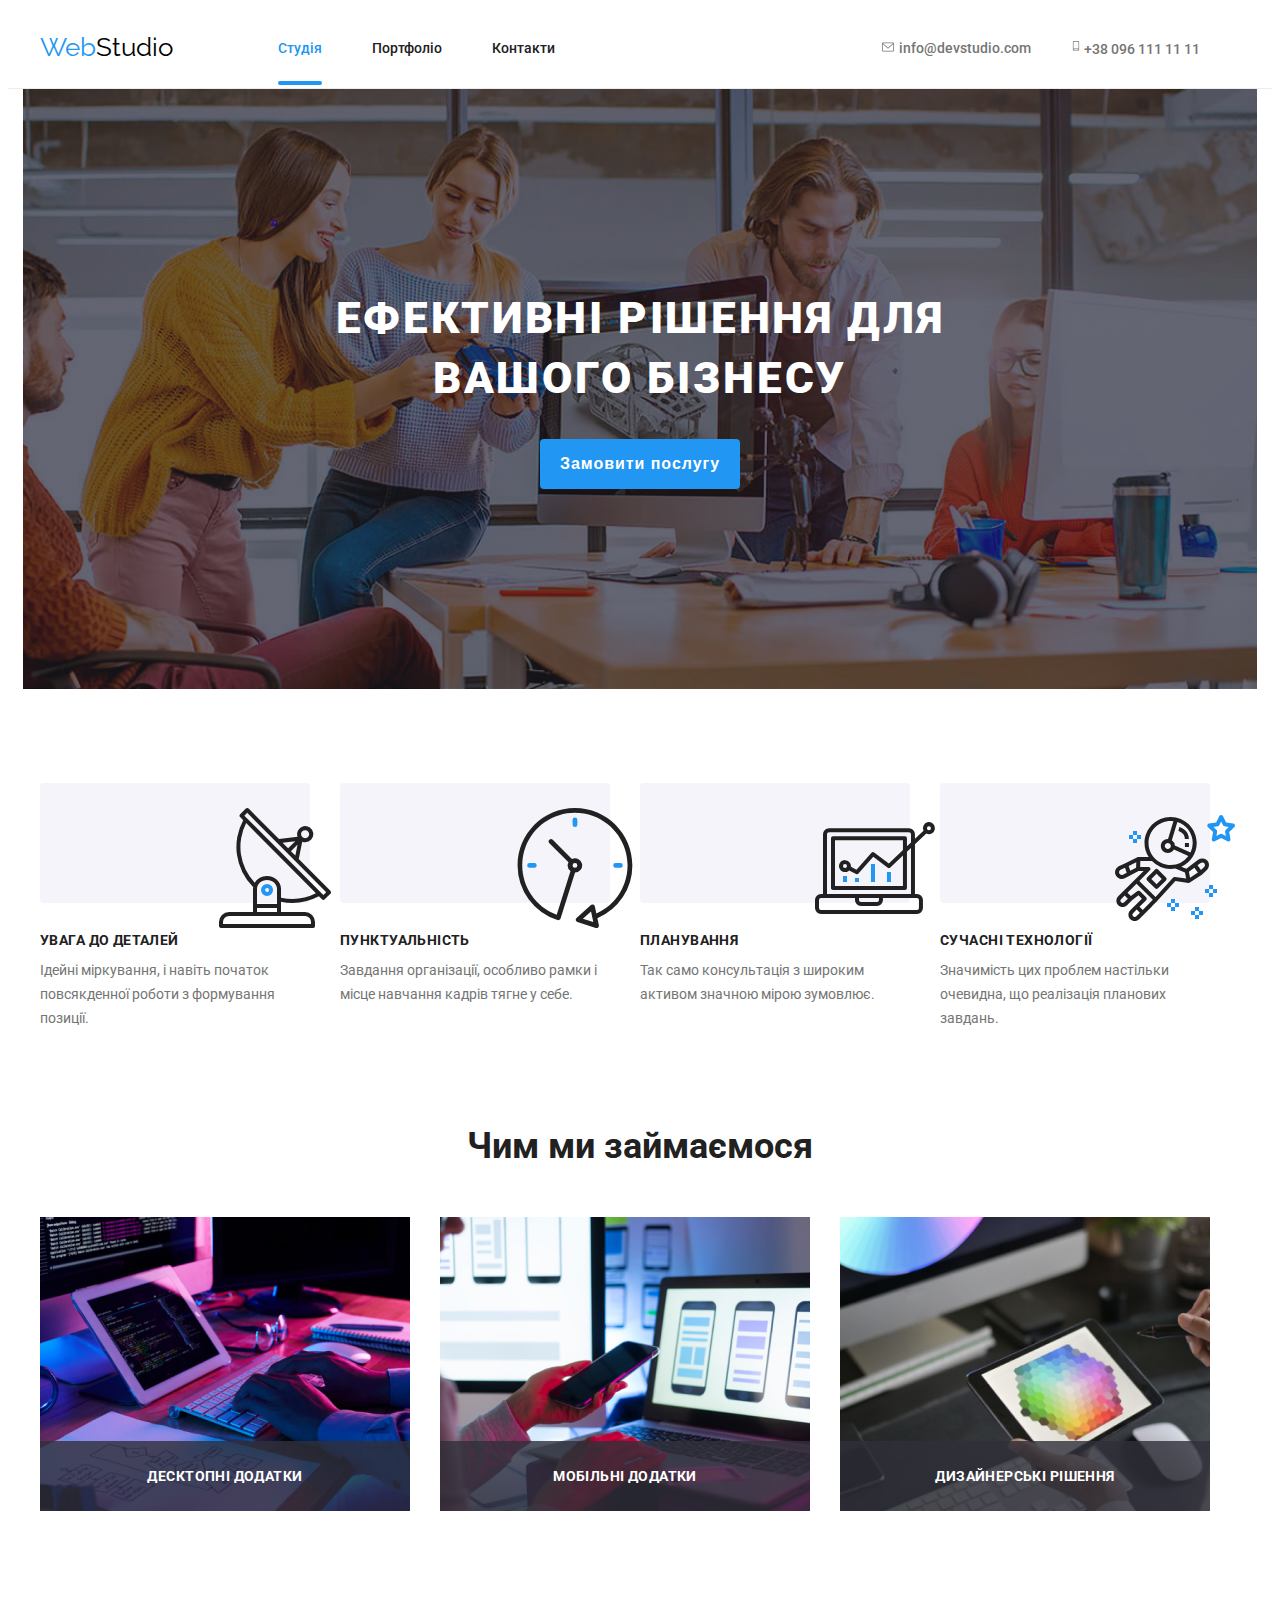
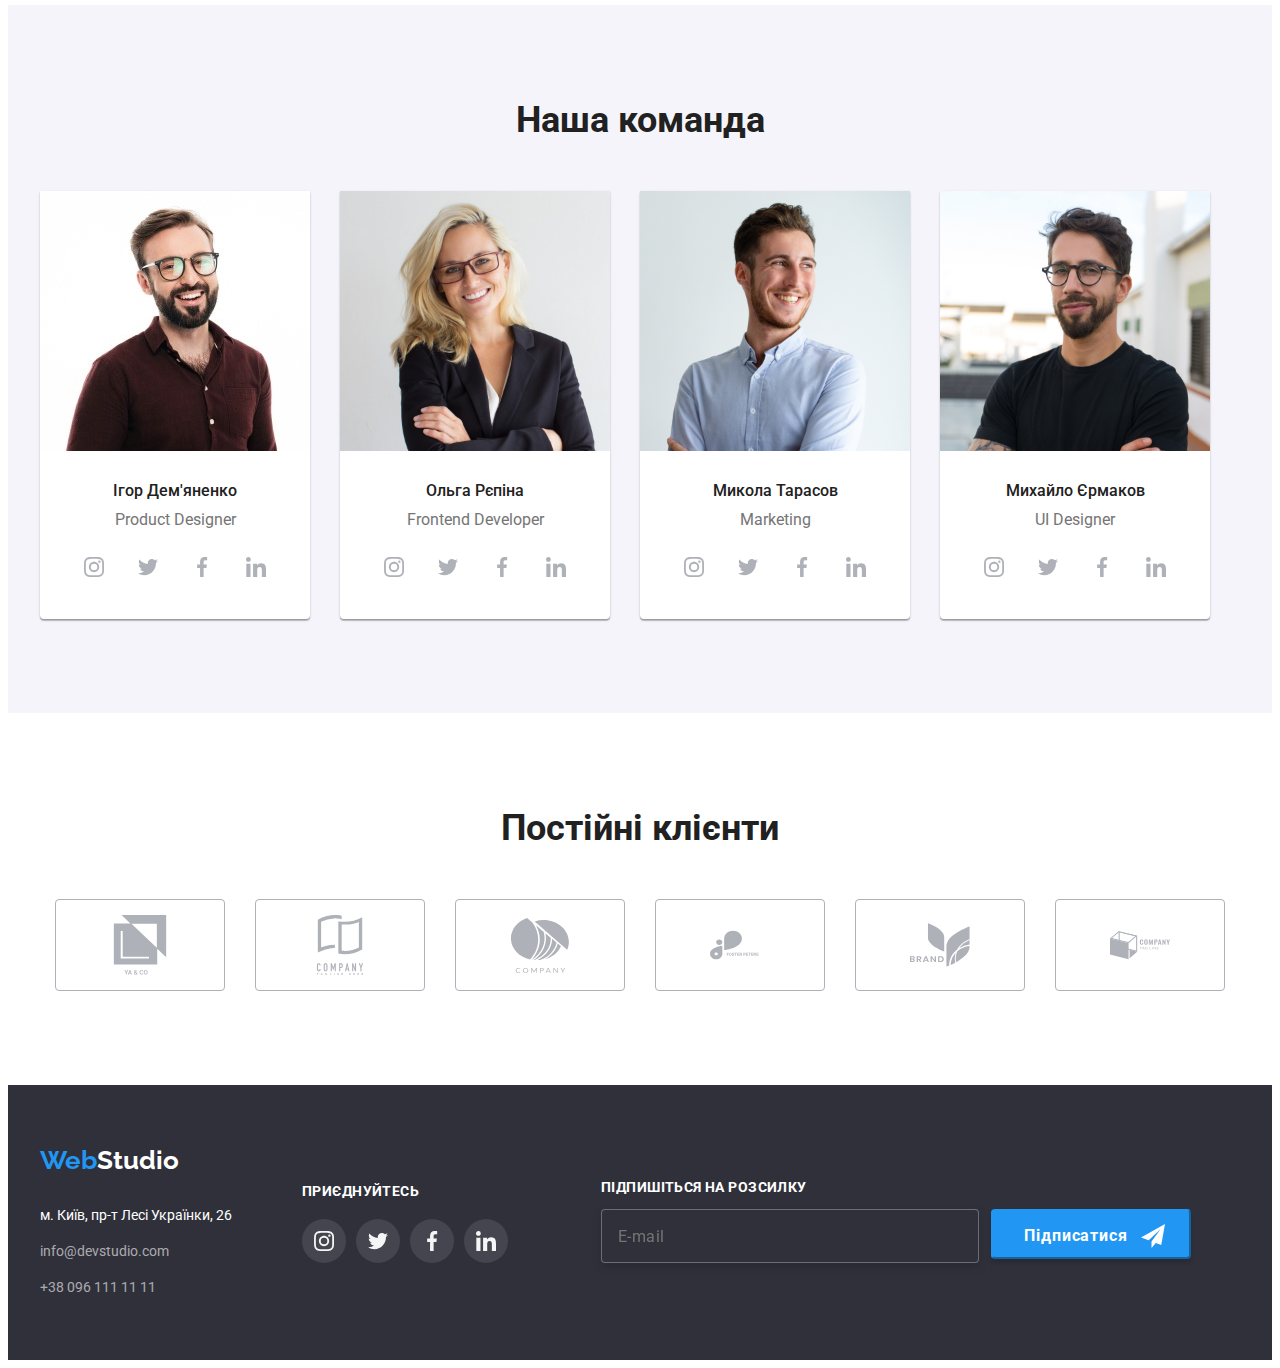
<file: index.html>
<!DOCTYPE html>
<html lang="uk">
    <head>
        <meta charset="utf-8">
        <meta name="viewport" content="width=device-width, intial-scale=1.0">
        <title>Document</title>
        <link href="https://fonts.googleapis.com/css2?family=Raleway:wght@700&family=Roboto:wght@400;500;700;900&display=swap"
        rel="stylesheet">
        <link rel="stylesheet" href="https://cdnjs.cloudflare.com/ajax/libs/modern-normalize/1.1.0/modern-normalize.min.css"
            integrity="sha512-wpPYUAdjBVSE4KJnH1VR1HeZfpl1ub8YT/NKx4PuQ5NmX2tKuGu6U/JRp5y+Y8XG2tV+wKQpNHVUX03MfMFn9Q=="
            crossorigin="anonymous" referrerpolicy="no-referrer" />
        <link rel="stylesheet" href="./css/styles.css">
    </head>
    <body>
        <header class=" header">
         <div class="container header-menu">
              <nav class="menu-nav">
                  <a href="/" class="logo">
                    <span>Web</span>Studio
                  </a>
        
                  <ul class="menu-list">
                      <li class="list-nav"><a href="./index.html" class="list current"> Студія</a></li>
                      <li class="list-nav"><a href="./portfolio.html" class="list"> Портфоліо</a></li>
                      <li class="list-nav"><a href="#" class="list"> Контакти</a></li>
                  </ul>
        
              </nav>
              <ul class="menu-kontakt">
                    <li class="kontakt">
                        
                      <a href="#" class="item">
                         <svg class="kontakt-icons" width="16" height="12">
                             <use href="./images/icons.svg#icon-envelope"></use>
                         </svg>
                         info@devstudio.com
                     </a>                                
                       
                    </li>
                    <li clas="kontakt">                        
                       <a href="#" class="item">
                          <svg class="kontakt-icons" width="10" height="16">
                             <use href="./images/icons.svg#icon-smartphone"></use>
                          </svg>
                         +38 096 111 11 11
                      </a>
                        
                    </li>  
                </ul>
         </div>
        </header>
       
        <main>

            <div class="promo-container">
                <section class="promo-title section">
                    <div class="container">
                        <h1 class="title">Ефективні рішення для <br> вашого бізнесу</h1>
                        <button class="button-title" type="button" data-modal-open>Замовити послугу</button>
                    </div>
                    
                </section>
            </div>

            <section class="section">
                <div class="container">
                    <h2 hidden>Особливості</h2>
                   <ul class="menu-subject">
                         <li class="lead">
                             <div> 
                                  <div class="lead-box">
                                     <svg class="lead-incons" width="70" height="70">
                                         <use href="./images/icons.svg#icon-antenna"></use>
                                     </svg>
                                  </div>
                                  
                                  <h3 class="subject">УВАГА ДО ДЕТАЛЕЙ</h3>
                                  <p class="content">Ідейні міркування, і навіть початок повсякденної роботи з формування позиції.</p>
                             </div>
                          </li>
                         <li class="lead">
                             <div>
                                  <div class="lead-box">
                                     <svg  class="lead-incons"width="70" height="70">
                                         <use href="./images/icons.svg#icon-clock"></use>
                                     </svg>
                                  </div>
                                  <h3 class="subject">ПУНКТУАЛЬНІСТЬ</h3>
                                  <p class="content">Завдання організації, особливо рамки і місце навчання кадрів тягне у себе.</p>
                             </div>
                         </li>
                          <li class="lead">
                              <div>                     
                                 <div class="lead-box">
                                      <svg  class="lead-incons" width="70" height="70">
                                          <use href="./images/icons.svg#icon-diagram"></use>
                                      </svg>
                                 </div>                                                              
                                  <h3 class="subject">ПЛАНУВАННЯ</h3>                                                             
                                  <p class="content">Так само консультація з широким активом значною мірою зумовлює.</p>
                              </div>
                         </li>
                         <li class="lead">
                              <div>
                                   <div class="lead-box">
                                     <svg class="lead-incons" width="70" height="70">
                                        <use href="./images/icons.svg#icon-astronaut"></use>
                                      </svg>
                                   </div>
                                  <h3 class="subject">СУЧАСНІ ТЕХНОЛОГІЇ</h3>
                                  <p class="content">Значимість цих проблем настільки очевидна, що реалізація планових завдань.</p>
                              </div>
                         </li>
    
                   </ul>                   
             </div>
          </section>
          <section class="aside section">
            <div class="container">
             <h2 class="heading">Чим ми займаємося</h2>
              <ul class="gallery">
                   <li class="menu-gallery"> 
                      <div class="img-label">
                          <img src="./images/img1.jpg" alt="фото набору коду" width="370">
                          <div class="menu-label">Десктопні додатки</div>
                      </div>
                      
                  </li>

                  <li class="menu-gallery"> 
                      <div class="img-label">
                          <img src="./images/img2.jpg" alt="фото дзвінка" width="370">
                          <div class="menu-label"> Мобільні додатки </div>
                      </div>
                  </li>

                  <li class="menu-gallery"> 
                     <div class="img-label">
                          <img src="./images/img3.jpg" alt="фото вибору кольору" width="370">
                          <div class="menu-label"> Дизайнерські рішення </div>
                     </div>
                      
                  </li>            
              </ul>
            </div>
         </section>
         <section class="holder section">
             <div class="container">
              <h2 class="heading">Наша команда</h2>
                 <ul class="menu-box">
                      <li class="box">
                          <img src="./images/photodem.jpg" alt="фото демяненка" width="270">
                          <div class="box-img">
                              <h3 class="name">Ігор Дем'яненко</h3>
                              <p class="text-box">Product Designer</p>
                          </div>
                          <div>
                                <ul class="ul-incos">
                                    <li class="li-incos">
                                        <a class="incons-link" href="#">
                                            <svg class="icons" width="20" height="20">
                                                <use href="./images/icons.svg#icon-instagram"></use>
                                            </svg>
                                        </a>
                                        
                                    </li>
                                    <li class="li-incos">
                                        <a class="incons-link" href="#">
                                            <svg class="icons" width="20" height="20">
                                                <use href="./images/icons.svg#icon-twitter"></use>
                                            </svg>
                                        </a>
                                        
                                    </li>
                                    <li class="li-incos">
                                        <a class="incons-link" href="#">
                                            <svg class="icons" width="20" height="20">
                                                <use href="./images/icons.svg#icon-facebook"></use>
                                            </svg>
                                        </a>
                                        
                                    </li>
                                    <li class="li-incos">
                                        <a class="incons-link" href="#">
                                            <svg class="icons" width="20" height="20">
                                                <use href="./images/icons.svg#icon-linkedin"></use>
                                            </svg>
                                        </a>
                                        
                                    </li>
                                </ul>
                          </div>
                      </li>                       
            
                      <li class="box"> 
                          <img src="./images/photorep.jpg" alt="фото репіної" width="270">
                          <div class="box-img">
                              <h3 class="name">Ольга Рєпіна</h3>
                              <p class="text-box">Frontend Developer</p>
                          </div>
                         <div>
                            <ul class="ul-incos">
                                <li class="li-incos" width="44" height="44">
                                    <a class="incons-link" href="#">
                                        <svg class="icons" width="20" height="20">
                                            <use href="./images/icons.svg#icon-instagram"></use>
                                        </svg>
                                    </a>
                                   
                                </li>
                                <li class="li-incos" width="44" height="44">
                                    <a class="incons-link" href="#">
                                        <svg class="icons" width="20" height="20">
                                            <use href="./images/icons.svg#icon-twitter"></use>
                                        </svg>
                                    </a>
                                    
                                </li>
                                <li class="li-incos" width="44" height="44">
                                    <a class="incons-link" href="#">
                                        <svg class="icons" width="20" height="20">
                                            <use href="./images/icons.svg#icon-facebook"></use>
                                        </svg>
                                    </a>
                                    
                                </li>
                                <li class="li-incos" width="44" height="44">
                                    <a class="incons-link" href="#">
                                        <svg class="icons" width="20" height="20">
                                           <use href="./images/icons.svg#icon-linkedin"></use>
                                        </svg>
                                   </a>
                                    
                                </li>
                            </ul>
                         </div>
                     </li>

                       <li class="box"> 
                          <img src="./images/phototer.jpg" alt="фото тарасова" width="270">
                          <div class="box-img">
                              <h3 class="name">Микола Тарасов</h3>
                              <p class="text-box">Marketing</p>
                          </div>
                         <div>
                              <ul class="ul-incos">
                                 <li class="li-incos" width="44" height="44">
                                    <a class="incons-link" href="#">
                                        <svg class="icons" width="20" height="20">
                                            <use href="./images/icons.svg#icon-instagram"></use>
                                        </svg>
                                    </a>
                                    
                                 </li>
                                 <li class="li-incos" width="44" height="44">
                                    <a class="incons-link" href="#">
                                        <svg class="icons" width="20" height="20">
                                            <use href="./images/icons.svg#icon-twitter"></use>
                                        </svg>
                                    </a>
                                    
                                 </li>
                                 <li class="li-incos" width="44" height="44">
                                    <a class="incons-link" href="#">
                                        <svg class="icons" width="20" height="20">
                                            <use href="./images/icons.svg#icon-facebook"></use>
                                        </svg>
                                    </a>
                                  
                                 </li>
                                 <li class="li-incos" width="44" height="44">
                                    <a class="incons-link" href="#">
                                        <svg class="icons" width="20" height="20">
                                            <use href="./images/icons.svg#icon-linkedin"></use>
                                        </svg>
                                    </a>
                                    
                                 </li>
                              </ul>
                         </div>    
                       </li>

                       <li class="box"> 
                          <img src="./images/photoerm.jpg" alt="фото єрмакова" width="270">
                          <div class="box-img">
                              <h3 class="name">Михайло Єрмаков</h3>
                              <p class="text-box">UI Designer</p>
                          </div>
                         <div>
                             <ul class="ul-incos">
                                 <li class="li-incos" width="44" height="44">
                                    <a class="incons-link" href="#">
                                        <svg class="icons" width="20" height="20">
                                            <use href="./images/icons.svg#icon-instagram"></use>
                                        </svg>
                                    </a>
                                    
                                 </li>
                                 <li class="li-incos" width="44" height="44">
                                     <a class="incons-link" href="#">
                                          <svg class="icons" width="20" height="20">
                                              <use href="./images/icons.svg#icon-twitter"></use>
                                          </svg>
                                      </a>
                                    
                                 </li>
                                 <li class="li-incos" width="44" height="44">
                                     <a class="incons-link" href="#">
                                         <svg class="icons" width="20" height="20">
                                             <use href="./images/icons.svg#icon-facebook"></use>
                                         </svg>
                                     </a>
                                    
                                 </li>
                                  <li class="li-incos" width="44" height="44">
                                      <a class="incons-link" href="#">
                                         <svg class="icons" width="20" height="20">
                                             <use href="./images/icons.svg#icon-linkedin"></use>
                                         </svg>
                                      </a>
                                    
                                  </li>
                             </ul> 
                         </div>
                     </li>
                  </ul>
              </div>
         </section>
         <section class="section"> 
            <div class="container">
                <h2 class="heading">Постійні клієнти</h2>
                 <ul class="client">
                     <li class="client-list" width="170" height="92">
                          <a href="#" class="client-link">
                              <svg class="name-client" width="106" height="60">
                                 <use href="./images/icons.svg#icon-client"></use>
                              </svg>
                          </a>
                     </li>
                     <li class="client-list" width="170" height="92">
                          <a href="#" class="client-link">
                              <svg class="name-client" width="106" height="60">
                                 <use href="./images/icons.svg#icon-client1"></use>
                              </svg>
                          </a>
                     </li>
                     <li class="client-list" width="170" height="92">
                         <a href="#" class="client-link">
                             <svg class="name-client" width="106" height="60">
                                 <use href="./images/icons.svg#icon-client2"></use>
                             </svg>
                         </a>
                     </li>
                     <li class="client-list" width="170" height="92">
                         <a href="#" class="client-link">
                              <svg class="name-client" width="106" height="60">
                                 <use href="./images/icons.svg#icon-client3"></use>
                              </svg>
                         </a>
                     </li>
                     <li class="client-list" width="170" height="92">
                           <a href="#" class="client-link">
                              <svg class="name-client" width="106" height="60">
                                 <use href="./images/icons.svg#icon-client4"></use>
                              </svg>
                           </a>
                     </li>
                     <li class="client-list"  width="170" height="92">
                          <a href="#" class="client-link">
                            <svg class="name-client" width="106" height="60">
                                <use href="./images/icons.svg#icon-client5"></use>
                            </svg>
                          </a>
                     </li>
                 </ul>
                    
                
            </div>
            
         </section>
                  
        </main>
        <footer>
           <div class="container footer-container">
                <div class="footer">
                    <a href="/" class="footer-logo"><span>Web</span>Studio</a>
                    <address>
                        <p class="text">м. Київ, пр-т Лесі Українки, 26</p>
                        <ul>
                            <li class="text-nav"><a href="amalino" class="search">info@devstudio.com</a></li>
                            <li class="text-nav"><a href="tel" class="search">+38 096 111 11 11</a></li>
                        </ul>
                
                    </address>
                </div>
                <div class="footer social-box">
                    <p class="social-text">приєднуйтесь</p>
                    <ul class="footer-incons">
                        <li class="footer-icons-li" width="44" height="44">
                             <a  class="footer-link" href="#">
                                <svg class="social-footer" width="20" height="20">
                                    <use href="./images/icons.svg#icon-instagram"></use>
                                </svg>
                             </a>
                             
                        </li>
                        <li class="footer-icons-li" width="44" height="44">
                            <a class="footer-link" href="#">
                             <svg class="social-footer" width="20" height="20">
                                    <use href="./images/icons.svg#icon-twitter"></use>
                             </svg>
                            </a>
                            
                        </li>
                        <li class="footer-icons-li" width="44" height="44">
                             <a class="footer-link" href="#">
                                  <svg class="social-footer"  width="20" height="20">
                                      <use href="./images/icons.svg#icon-facebook"></use>
                                  </svg>
                             </a>
                             
                        </li>
                        <li class="footer-icons-li" width="44" height="44">
                            <a class="footer-link" href="#">
                                <svg class="social-footer" width="20" height="20">
                                    <use href="./images/icons.svg#icon-linkedin"></use>
                                </svg>
                            </a>
                           
                        </li>
                    </ul>


                </div>
                <div class="form-footer">
                    <form>
                        <p class="name-form-footer">Підпишіться на розсилку</p>
                        <div class="footer-input">
                            <label for="user_email"></label>
                            <input class="footer-input-email" type="email" name="email" id="user_email" placeholder="E-mail">
                
                
                            <button class="footer-submit" type="submit" width=200 height=50>
                                <p class="text-buttom-footer">Підписатися</p>
                                <svg class="icon-icon-telegram" width="24" height="24">
                                    <use href="./images/icons.svg#icon-icon-telegram"></use>
                                </svg>
                            </button>
                        </div>
                    </form>
                </div>

           </div>
           
            
        </footer>

          <div class="backdrop is-hidden" data-modal>
             <div class="modal">
                  <button class="ellipse" data-modal-close>
                    <svg class="icon-close-black-18dp-2-1x-2" width="18px" height="18px">
                        <use href="./images/icons.svg#icon-close-black-18dp-2-1x-2"></use>
                    </svg>
            
                  </button>

                  <h2 class="text-form">Залиште свої дані, ми вам передзвонимо</h2>
                  <form autocomplete="on" class="modal-form">                      
                      <label class="form-label" for="name">Ім'я</label>
                      <div class="form-blok">                        
                          <input class="form-input" 
                          type="text" 
                          name="name"
                           id="name" 
                           required
                           autofocus
                           title="Прізвище Ім'я Побатькові"
                           minlength="4">
                          <svg class="svg-form" width="18" height="18">
                             <use href="./images/icons.svg#icon-name-input"></use>
                          </svg>
                      </div>
                      <label class="form-label" for="tel">Телефон</label>
                      <div class="form-blok">                        
                          <input  class="form-input"
                          type="tel" 
                          name="phone_number" 
                          id="tel" 
                          autofocus
                          required
                          >
                          <svg class="svg-form" width="18" height="18">
                             <use href="./images/icons.svg#icon-phone-input"></use>
                          </svg>
                      </div>
                      <label class="form-label" for="email">Пошта</label>
                      <div class="form-blok">                       
                          <input  class="form-input"
                          type="email" 
                          name="email" 
                          id="email"
                          required>
                          <svg class="svg-form" width="18" height="18">
                             <use href="./images/icons.svg#icon-email-black"></use>
                          </svg>
                      </div>
                       
                       <label  class="form-label"for="comment">Коментар</label>
                      <div class=" comment">
                            <textarea class="form-comment" id="comment" name="comment" placeholder="Введіть текст"></textarea>
                      </div>
                      <div class="checkbox-form">
                         <input class="checkbox-input" 
                         type="checkbox" 
                         name="checkbox" 
                         id="checkbox"
                         checked>
                         <svg class="checkbox-icon" width="16"height="15">
                            <use href="./images/icons.svg#icon-Vector-2-1"></use>
                         </svg>
                         <label class="checkbox-label" for="checkbox">Погоджуюся з розсилкою та приймаю <a href="#">Умови договору</a></label>
                      </div>
                      <button class="form-button" type="submit">Відправити</button>                     
                  </form>
             </div>

          </div>
        
         
            <script src="./js/modal.js"></script>
        

    </body>

</html>
</file>
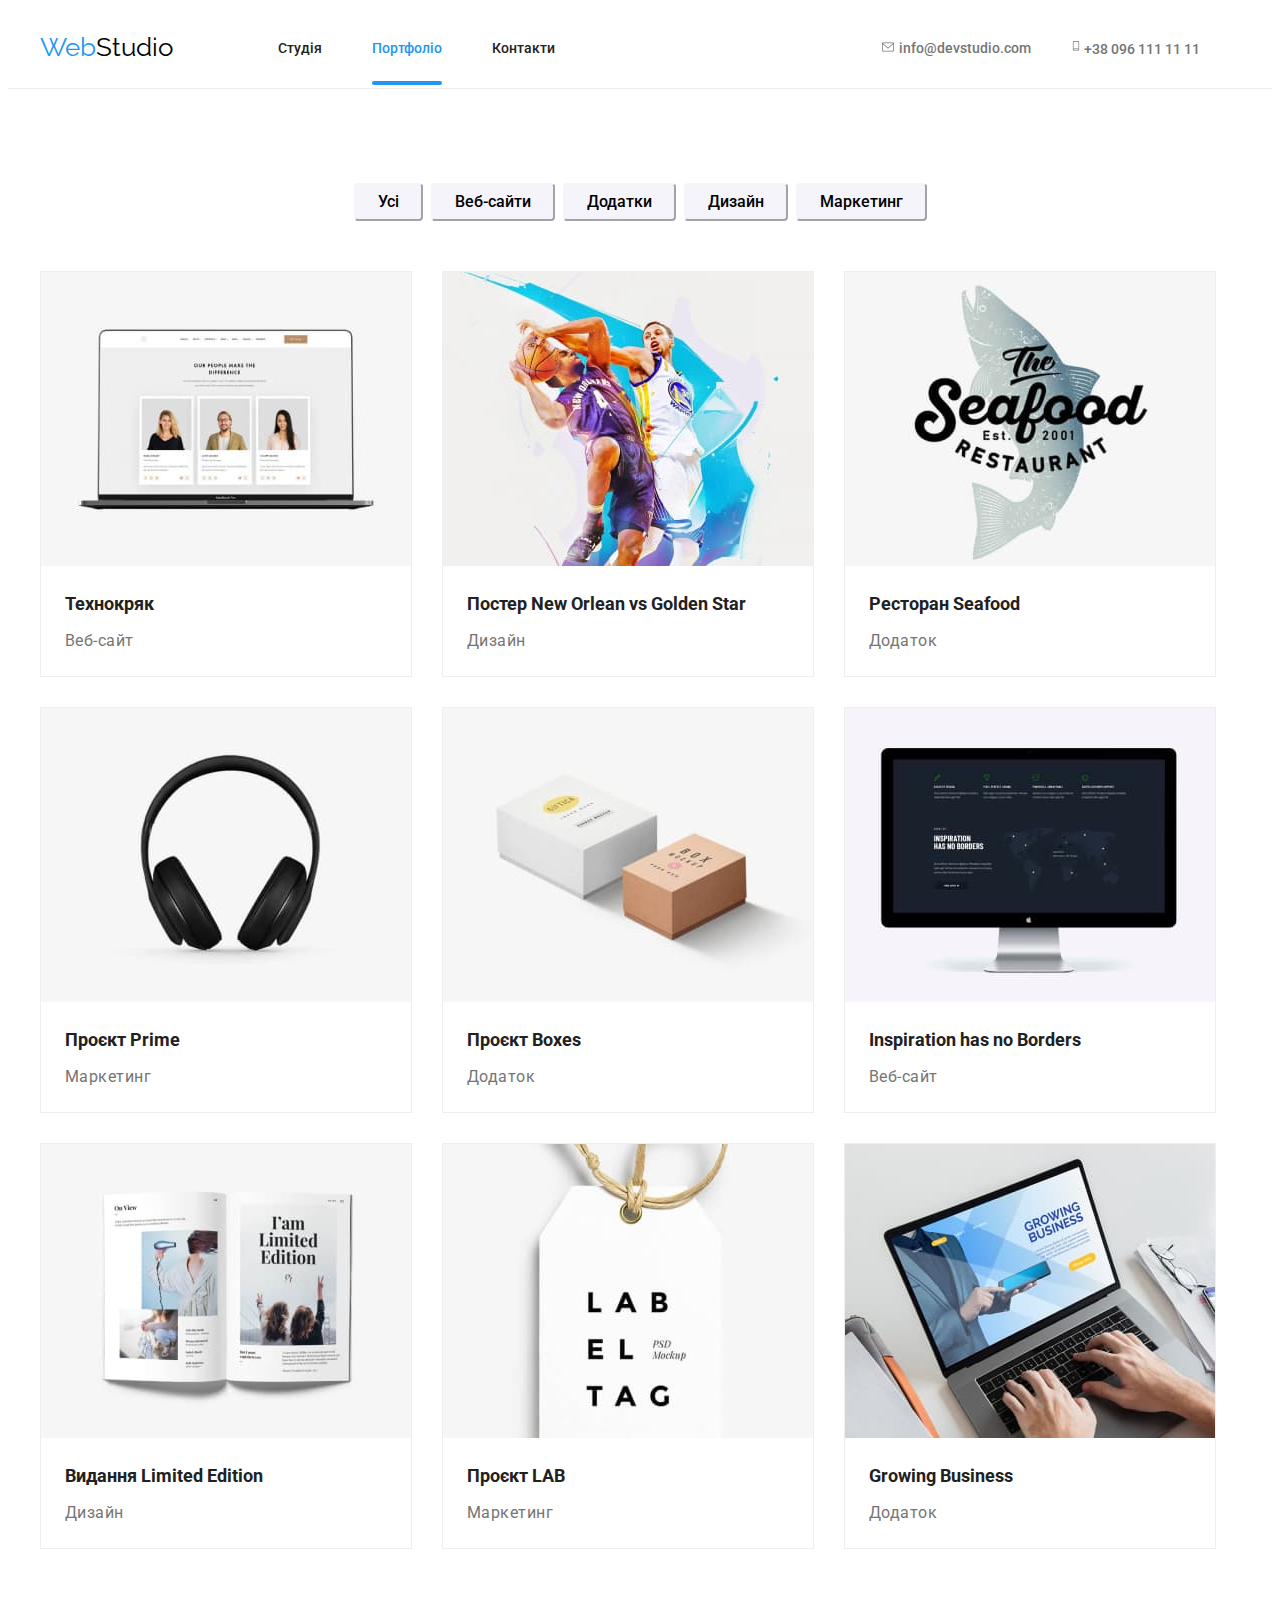
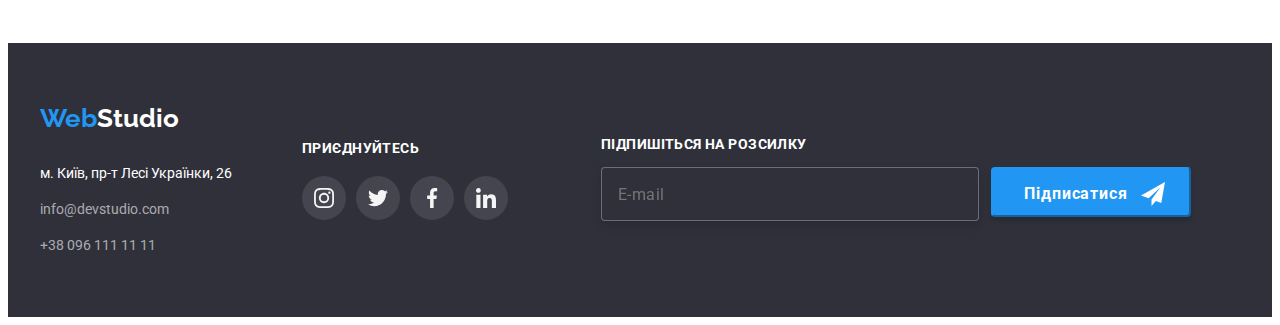
<file: portfolio.html>
<!DOCTYPE html>
<html lang="uk">

<head>
    <meta charset="utf-8">
    <meta name="viewport" content="width=device-width, intial-scale=1.0">
    <title>Document</title>
    <link href="https://fonts.googleapis.com/css2?family=Raleway:wght@700&family=Roboto:wght@400;500;700;900&display=swap"
    rel="stylesheet">
    <link rel="stylesheet" href="https://cdnjs.cloudflare.com/ajax/libs/modern-normalize/1.1.0/modern-normalize.min.css"
        integrity="sha512-wpPYUAdjBVSE4KJnH1VR1HeZfpl1ub8YT/NKx4PuQ5NmX2tKuGu6U/JRp5y+Y8XG2tV+wKQpNHVUX03MfMFn9Q=="
        crossorigin="anonymous" referrerpolicy="no-referrer" />
    <link rel="stylesheet" href="./css/styles.css">
</head>

<body>
    <header class="header">
       <div class="container header-menu">
           <nav class="menu-nav">
               <a href="/" class="logo">
                <span>Web</span>Studio
                </a>
    
                <ul class="menu-list">
                   <li class="list-nav"><a href="./index.html" class="list"> Студія</a></li>
                   <li class="list-nav"><a href="./portfolio.html" class="list current"> Портфоліо</a></li>
                   <li class="list-nav"><a href="#" class="list"> Контакти</a></li>
                </ul>
    
           </nav>
         <ul class="menu-kontakt">
            <li class="kontakt">
        
                <a href="#" class="item">
                    <svg class="kontakt-icons" width="16" height="12">
                        <use href="./images/icons.svg#icon-envelope"></use>
                    </svg>
                    info@devstudio.com
                </a>
        
            </li>
            <li clas="kontakt">
                <a href="#" class="item">
                    <svg class="kontakt-icons" width="10" height="16">
                        <use href="./images/icons.svg#icon-smartphone"></use>
                    </svg>
                    +38 096 111 11 11
                </a>
        
            </li>
         </ul>
       </div>
        

    </header>

    <main>
        <section class="section">
            <div class="container">
               <h1 hidden>Наш список робіт</h1>
              <ul class="menu-button">
                   <li class="menu-btn"><button class="button" type="button">Усі</button></li>
                   <li class="menu-btn"><button class="button"type="button">Веб-сайти</button></li>
                   <li class="menu-btn"><button class="button"type="button">Додатки</button></li>
                   <li class="menu-btn"><button class="button"type="button">Дизайн</button></li>
                   <li class="menu-btn"><button class="button"type="button">Маркетинг</button></li>
              </ul>
              <ul class="portfolio">
                  <li class="menu-portfolio">
                       <a href="#">
                           <div class="img-portfolio">
                              <img src="./images/p1.jpg" alt="Фото ноутбука" width="370">
                              <p class="portfolio-overlay">Ресурс пропонує комплексні пропозиції з різним рівнем функціоналу та сервісів. Все це дозволить відвідувачу отримати
                                   вичерпні відомості про компанію чи приватну особу.
                              </p>
                           </div>
                           <div class="card-portfolio">
                             <h2 class="title-hero">Технокряк</h2>
                             <p class="desc">Веб-сайт</p>
                           </div>
                           
                      </a>
                  </li>
                  <li class="menu-portfolio">
                      <a href="#">
                           <div class="img-portfolio">
                              <img src="./images/p2.jpg" alt="Фото баскетболістів" width="370">
                                <p class="portfolio-overlay">Ресурс пропонує комплексні пропозиції з різним рівнем функціоналу та сервісів. Все це
                                    дозволить відвідувачу отримати
                                    вичерпні відомості про компанію чи приватну особу.
                                </p>
                            </div>                           
                          <div class="card-portfolio">
                             <h2 class="title-hero">Постер New Orlean vs Golden Star</h2>
                             <p class="desc">Дизайн</p>
                          </div>   

                                            
                      </a>
                  </li>
                  <li class="menu-portfolio">
                       <a href="#">
                           <div class="img-portfolio">
                              <img src="./images/р3.jpg" alt="Логотип ресторану Seafood" width="370">
                                <p class="portfolio-overlay">Ресурс пропонує комплексні пропозиції з різним рівнем функціоналу та сервісів. Все це
                                    дозволить відвідувачу отримати
                                    вичерпні відомості про компанію чи приватну особу.
                                </p>
                            </div>
                           <div class="card-portfolio">
                             <h2 class="title-hero">Ресторан Seafood</h2>
                             <p class="desc">Додаток</p>
                           </div>
                                                 
                       </a>
                 </li>
                 <li class="menu-portfolio">
                     <a href="#">
                          <div class="img-portfolio">
                             <img src="./images/p4.jpg" alt="Фото навушників" width="370">
                             <p class="portfolio-overlay">Ресурс пропонує комплексні пропозиції з різним рівнем функціоналу та сервісів. Все це
                                дозволить відвідувачу отримати
                                вичерпні відомості про компанію чи приватну особу.
                             </p>
                          
                            </div>
                         <div class="card-portfolio">
                             <h2 class="title-hero">Проєкт Prime</h2>
                             <p class="desc">Маркетинг</p>
                         </div>
                                                                 
                      </a>
                 </li>
                 <li class="menu-portfolio">
                       <a href="#">
                           <div class="img-portfolio">
                              <img src="./images/p5.jpg" alt="Фото коробок" width="370">
                                <p class="portfolio-overlay">Ресурс пропонує комплексні пропозиції з різним рівнем функціоналу та сервісів. Все це
                                    дозволить відвідувачу отримати
                                    вичерпні відомості про компанію чи приватну особу.
                                </p>
                          
                            </div>
                         <div class="card-portfolio">
                             <h2 class="title-hero">Проєкт Boxes</h2>
                             <p class="desc">Додаток</p>
                         </div>
                         
                      </a>
                 </li>
                 <li class="menu-portfolio">
                      <a href="#">
                           <div class="img-portfolio">
                             <img src="./images/p6.jpg" alt="Фото телевізора" width="370">
                             <p class="portfolio-overlay">Ресурс пропонує комплексні пропозиції з різним рівнем функціоналу та сервісів. Все це
                                дозволить відвідувачу отримати
                                вичерпні відомості про компанію чи приватну особу.
                             </p>
                            </div>
                          <div class="card-portfolio">
                             <h2 class="title-hero">Inspiration has no Borders</h2>
                             <p class="desc">Веб-сайт</p>
                        </div> 
                      </a>
                 </li>
                 <li class="menu-portfolio">
                     <a href="#">
                           <div class="img-portfolio">
                               <img src="./images/p7.jpg" alt="Фото відкритого журналу" width="370">
                              <p class="portfolio-overlay">Ресурс пропонує комплексні пропозиції з різним рівнем функціоналу та сервісів. Все це
                                дозволить відвідувачу отримати
                                вичерпні відомості про компанію чи приватну особу.
                              </p>
                            </div>
                         <div class="card-portfolio">
                             <h2 class="title-hero">Видання Limited Edition</h2>
                             <p class="desc">Дизайн</p>
                        </div>
                      </a>
                 </li>
                 <li class="menu-portfolio">
                      <a href="#">
                            <div class="img-portfolio">
                                <img src="./images/p8.jpg" alt="Фото емблеми LAB" width="370">
                                <p class="portfolio-overlay">Ресурс пропонує комплексні пропозиції з різним рівнем функціоналу та сервісів. Все це
                                    дозволить відвідувачу отримати
                                    вичерпні відомості про компанію чи приватну особу.
                                </p>
                            
                            </div>
                          <div class="card-portfolio">
                             <h2 class="title-hero">Проєкт LAB</h2>
                             <p class="desc">Маркетинг</p>
                          </div>
                      </a>
                 </li>
                 <li class="menu-portfolio">
                      <a href="#">
                         <div class="img-portfolio">
                             <img src="./images/p9.jpg" alt="Фото роботи за ноутбуком" width="370">
                              <p class="portfolio-overlay">Ресурс пропонує комплексні пропозиції з різним рівнем функціоналу та сервісів. Все це
                                дозволить відвідувачу отримати
                                вичерпні відомості про компанію чи приватну особу.
                              </p>
                         
                            </div>
                         <div class="card-portfolio">
                             <h2 class="title-hero">Growing Business</h2>
                             <p class="desc">Додаток</p>
                         </div>
                      </a>
                 </li>
            </ul>
          </div>
        </section>
      
       

    </main>
    <footer>
        <div class="container footer-container">
            <div class="footer">
                <a href="/" class="footer-logo"><span>Web</span>Studio</a>
                <address>
                    <p class="text">м. Київ, пр-т Лесі Українки, 26</p>
                    <ul>
                        <li class="text-nav"><a href="amalino" class="search">info@devstudio.com</a></li>
                        <li class="text-nav"><a href="tel" class="search">+38 096 111 11 11</a></li>
                    </ul>
    
                </address>
            </div>
            <div class="footer social-box">
                <p class="social-text">приєднуйтесь</p>
                <ul class="footer-incons">
                    <li class="footer-icons-li" width="44" height="44">
                        <a class="footer-link" href="#">
                            <svg class="social-footer" width="20" height="20">
                                <use href="./images/icons.svg#icon-instagram"></use>
                            </svg>
                        </a>
    
                    </li>
                    <li class="footer-icons-li" width="44" height="44">
                        <a class="footer-link" href="#">
                            <svg class="social-footer" width="20" height="20">
                                <use href="./images/icons.svg#icon-twitter"></use>
                            </svg>
                        </a>
    
                    </li>
                    <li class="footer-icons-li" width="44" height="44">
                        <a class="footer-link" href="#">
                            <svg class="social-footer" width="20" height="20">
                                <use href="./images/icons.svg#icon-facebook"></use>
                            </svg>
                        </a>
    
                    </li>
                    <li class="footer-icons-li" width="44" height="44">
                        <a class="footer-link" href="#">
                            <svg class="social-footer" width="20" height="20">
                                <use href="./images/icons.svg#icon-linkedin"></use>
                            </svg>
                        </a>
    
                    </li>
                </ul>
            </div>
            <div class="form-footer">
                <form>
                    <p class="name-form-footer">Підпишіться на розсилку</p>
                    <div class="footer-input">
                        <label for="user_email" placeholder="E-mail"></label>
                        <input class="footer-input-email" type="email" name="email" id="user_email" placeholder="E-mail">
            
            
                        <button class="footer-submit" type="submit" width=200 height=50>
                            <p class="text-buttom-footer">Підписатися</p>
                            <svg class="icon-icon-telegram" width="24" height="24">
                                <use href="./images/icons.svg#icon-icon-telegram"></use>
                            </svg>
                        </button>
                    </div>
                </form>
            </div>
        </div>
             

    </footer>

    <script src="./js/modal.js"></script>
</body>

</html>
</file>
<file: css/styles.css>
:root{
 --header-background: #FFFFFF;
 --body-background: #F5F5F5;
 --footer-background: #2F303A;

 --color-primary:#212121;
 --hover-color:#2196F3;

 --color-icons: #AFB1B8;
}
body {
 font-family: 'Roboto',sans-serif;
 font-weight: 400;
 color: var(--color-primary);
 font-style: normal;
 text-decoration: none;
 
}
header {
 background:var(--header-background);
 border-bottom: 1px solid #ECECEC;
 height: 80px;
 

}
  
footer{
 background:var(--footer-background);
 text-decoration: none;
 font-style: normal;
 
 display: flex;
 
 padding-top: 60px;
 padding-bottom: 60px;

 
}
span{
  color: var(--hover-color);
}
ul {
  list-style: none;
  padding-left: 0;
  margin: 0;
}
a{
  text-decoration: none;
  color: inherit;
}
img {
  display: block;
  max-width: 100%;
  height: auto;
}
h1 ,h2, h3, p {
  margin-top: 0;
}


.title{
  font-family: 'Roboto',sans-serif;
  font-weight: 900;
  font-size: 44px;
  line-height:1.36;
  text-align: center;
  letter-spacing: 0.06em;
  text-transform: uppercase;
  color:var(--header-background);

  margin-bottom: 30px;
  
  }

  .header-menu{
    display: flex;
    align-items: center;
  }
  .menu-nav{
    display: flex;
    
    transition-duration: 250ms;
    transition-timing-function: cubic-bezier(0.4, 0, 0.2, 1);
  }
    
  .menu-list{
    display: flex;
    justify-content: space-between;
    align-items: center;
    
    margin-right: auto;
    justify-content: end;

   
  }
  .list {
  font-weight: 500;
  font-size: 14px;
  line-height: 1.14;
  color: var(--color-primary);
  text-decoration: none;

  transition-duration: 250ms;
  transition-timing-function: cubic-bezier(0.4, 0, 0.2, 1);
  padding-bottom: 28px;
  position: relative;
  }
  
  .list-nav {
    margin-right: 50px;
        
  }
  
  .list-nav:last-child {
    margin-right: 0px;
  }
  
  .list:hover,
  .list:focus{
  color: var(--hover-color);
   
  }
  .list.current{
    color: var(--hover-color);
  }

  .list.current::after { 
  content: '';

  display: block; 
  width: 100%;
  height: 4px;
  background-color: var(--hover-color);
  border-radius: 2px;
  position: absolute;
  bottom: -1px;
  left: 0px;  
  }
  .menu-kontakt{
    display: flex;
    margin-left: auto;
  }
  .item{
    margin-right: 40px;
    color: #757575;
    fill: #757575;

    transition-duration: 250ms;
    transition-timing-function: cubic-bezier(0.4, 0, 0.2, 1);
  }
  
  .kontakt:last-child{
    margin-right: 0px;
  }
  .item:hover,
  .item:focus{
    color: var(--hover-color);
    fill: var(--hover-color);
  }
.promo-title{
 background-image: linear-gradient(to right,
      rgba(47, 48, 58, 0.4),
      rgba(47, 48, 58, 0.4)),
    url(../images/fon.jpg);
  background-position: 50% 50%;
  background-repeat: no-repeat;
  background-size: cover;  
     
}
.promo-container{
  height: 600px;
  max-width: 1600px;
  padding-left: 15px;
  padding-right: 15px;
  margin: 0 auto;

  
}

.section.promo-title{
  padding-top: 200px;
  padding-bottom: 200px;
  
}
.button-title{
  font-weight: 700;
  font-size: 16px;
  line-height: 1.87;
  color: var(--header-background);
  background: var(--hover-color);
  border: 0px;
  border-color: var(--hover-color);
  
  border-radius: 4px;
  letter-spacing: 0.06em;
  
  width: 200px;
  height: 50px;

 display: block;
 margin-left: auto;
 margin-right: auto;
 transition-duration: 250ms;
 transition-timing-function: cubic-bezier(0.4, 0, 0.2, 1);
    
}
.button-title:hover,
.button-title:active{
background: #188CE8;
cursor: pointer;
}
.backdrop{
  position: fixed;
  width: 100%;
  height: 100%;
  left: 0px;
  top: -2px;
  background:rgba(0, 0, 0, 0.2);

  transition-duration: 250ms;
  transition-timing-function: cubic-bezier(0.4, 0, 0.2, 1);
}
.backdrop.is-hidden{
 opacity: 0;
 pointer-events: none;
 visibility:visible;
}
.modal{
  width: 538.56px;
  height: 581px;
  background:#FFFFFF;
  padding: 40px;
  
  position: relative;
  top: 50%;
  left: 50%;
  transform:translate(-50%,-50%);
  box-shadow: 0px 1px 3px rgba(0, 0, 0, 0.12), 0px 1px 1px rgba(0, 0, 0, 0.14), 0px 2px 1px rgba(0, 0, 0, 0.2);
  border-radius: 4px;
}
.ellipse{
  box-sizing: border-box;
  height: 30px;
  width: 30px;
  position: absolute;
  top: 8px; 
  right: 8.16px; 
  background: #FFFFFF;
  border: 1px solid rgba(0, 0, 0, 0.1);
  border-radius: 50%;
  padding: 0px;

  transition-duration: 250ms;
  transition-timing-function: cubic-bezier(0.4, 0, 0.2, 1);
}
.ellipse:hover,
.ellipse:focus{
fill: #2196F3;
cursor: pointer;

}
.icon-close-black-18dp-2-1x-2{
  display: flex;
  margin: auto;
  align-items: center;
  justify-content: center;
}
.box-img{
  padding-top: 30px;
  padding-bottom: 16px;
}
.holder{
  background: #F5F4FA;
}
.subject{
  font-weight: 700;
  font-size: 14px;
  line-height: 1.14;
  letter-spacing: 0.03em;
  text-transform: uppercase;

  margin: 0 0 10px;
}
.menu-subject{
  display: flex;
}
.lead{
  width: 270px;
  margin: 0 30px 0 0 ;
}
.lead:last-child{
  margin-right: 0px;
}
.lead-box{
  
  width: 270px;
  height: 120px;
   
  background: #F5F4FA;
  border-radius: 4px;
  margin-bottom: 30px;
 }
 .lead-incons{
 display: block;
  margin: auto;
  height: 100%;
  width: 100%;
  padding: 25px 100px;
 }
.content{
 font-size: 14px;
 line-height: 1.71;
 color: #757575;
 margin-bottom: 0px;

 
}
.heading{
 font-weight: 700;
 font-size: 36px;
  line-height: 1.17;
 text-align: center;

 margin: 0 0 50px;
 }
 .gallery{
  display: flex;
 }
 .menu-gallery{
  
  margin: 0 30px 0 0;
 }
 .menu-gallery:last-child{
  margin-right: 0px;
 }
 .img-label{
  position: relative;
 }
 .menu-label{
  position: absolute;
  bottom: 0px;
  height: 70px;
  width: 100%;
  background: rgba(47, 48, 58, 0.8);
  
  font-family: 'Roboto';
  font-style: normal;
  font-weight: 700;
  font-size: 14px;
  line-height: 16px;
  text-align: center;
  letter-spacing: 0.03em;
  text-transform: uppercase;
  color: #FFFFFF;
  display: flex;
  align-items: center;
  justify-content: center;

}

 .box{
  background: #FFFFFF;
  box-shadow: 0px 1px 3px rgba(0, 0, 0, 0.12), 0px 1px 1px rgba(0, 0, 0, 0.14), 0px 2px 1px rgba(0, 0, 0, 0.2);
  border-radius: 0px 0px 4px 4px;
  
  padding-bottom: 30px;
  margin-right: 30px;
  
 }
 .box:last-child {
  margin-right: 0px;
 }
 .menu-box{
  display: flex;
 }
 .ul-incos{
  display: flex;
  align-items: center;
  justify-content: center;
  gap: 10px;
  
 }
 
 .incons-link{
  display: flex;
  align-items: center;
  justify-content: center;
  width: 44px;
  height: 44px;
  
  
  background-color:#FFFFFF;
  border-radius: 50%;
  fill:#AFB1B8;

  transition-duration: 250ms;
  transition-timing-function: cubic-bezier(0.4, 0, 0.2, 1);
 }
 .incons-link:hover,
 .incons-link:focus{
  fill:var(--header-background);
  background-color: var(--hover-color);
  
 }
 
 .name{
  font-weight: 500;
  font-size: 16px;
  line-height: 1.19;
  text-align: center;

  margin: 0 0 10px;
 }
 .text-box{
  font-size: 16px;
  line-height: 1.19;
  text-align: center;
  color: #757575;

  margin-bottom: 0px;
 }
  
.button {
 font-family: 'Roboto', sans-serif;
 background: #F5F4FA;
 border-radius: 4px;
 font-weight: 500;
 font-size: 16px;
 line-height: 1.63;
 cursor: pointer;

 border-color: #F5F4FA;
 text-align: center;
 border-radius: 4px;
 height: 38px;
 padding-left: 22px;
 padding-right: 22px;

transition-duration: 250ms;
transition-timing-function: cubic-bezier(0.4, 0, 0.2, 1);
}
.menu-button {
  display: flex;
  justify-content: center;
  margin-bottom:  50px;


}
.menu-btn{
  margin-right: 8px;
  
}

.menu-btn:last-child{
  margin-right: 0px;

}
.button:hover,
.button:focus{
 background: var(--hover-color);
 color: #FFFFFF;
 border-color: #F5F4FA;
 box-shadow: 0px 3px 1px rgba(0, 0, 0, 0.1), 0px 1px 2px rgba(0, 0, 0, 0.08), 0px 2px 2px rgba(0, 0, 0, 0.12);

}
.portfolio {
  display: flex;
  flex-wrap: wrap;
  gap: 30px;
 }
 .card-portfolio{
  padding: 20px 24px;
 }
.menu-portfolio{
  border: 1px solid #EEEEEE;
  width: 370px;
  transition-duration: 250ms;
  transition-timing-function: cubic-bezier(0.4, 0, 0.2, 1);
  
}
.menu-portfolio:nth-child(3n){
  margin-right: 0px;
}
.menu-portfolio:nth-child(-n+3){
  margin-bottom: 0px;
}
.menu-portfolio:hover{
  box-shadow: 0px 1px 1px rgba(0, 0, 0, 0.12), 0px 4px 4px rgba(0, 0, 0, 0.06), 1px 4px 6px rgba(0, 0, 0, 0.16);
    
}
.img-portfolio{
  position: relative;
  overflow: hidden;
}

.portfolio-overlay{
  position: absolute;
  bottom: 0px;
  width: 100%;
  height: 100%;
  font-weight: 400;
  font-size: 18px;
  line-height: 1.55; 
  letter-spacing: 0.03em;
  color: #FFFFFF;
  background-color: rgba(33, 150, 243, 0.9);
  display: flex;
  align-items: center;
  justify-content: center;
  margin: 0px;
  padding-left: 24px;
  padding-right: 24px;
 
  transform: translateY(100%);
  transition: transform 250ms cubic-bezier(0.4, 0, 0.2, 1);
   
}
.img-portfolio:hover .portfolio-overlay{
  transform: translateY(0)
}

.logo{
 font-family: 'Raleway';
 font-size: 26px;
 line-height: 1.19;
 color: #000000;
 text-decoration: none;
 width: 145px;

 padding-top: 24px;
 padding-bottom: 25px ;
 margin-right: 93px;

}



.title-hero{
 font-weight: 700;
 font-size: 18px;
 line-height: 2;
 text-decoration: none;
 color: var(--color-primary);

 margin: 0 0 4px;

}
.desc{
  font-size: 16px;
  line-height: 1.87;
  letter-spacing: 0.03em;
  color: #757575;
  margin-bottom: 0px;
}
.item{
 font-weight: 500;
 font-size: 14px;
 line-height: 1.14;
 color:#757575;
 text-decoration: none;

transition-duration: 250ms;
transition-timing-function: cubic-bezier(0.4, 0, 0.2, 1);
}
.item:hover,
.item:focus{
  color: var(--hover-color);  
}
.phone{
 font-weight: 500;
 font-size: 14px;
 line-height: 1.14;
 color: #757575;
 text-decoration: none;

transition-duration: 250ms;
transition-timing-function: cubic-bezier(0.4, 0, 0.2, 1);
}
.phone:hover,
.phone:focus {
  color: var(--hover-color);

}
 .client{
  display: flex;
  justify-content: center;
  gap: 30px;
 } 
 
 .client-link{
  width: 170px;
  height: 92px;
  
  box-sizing: border-box;
  border: 1px solid #AFB1B8;
  border-radius: 4px;
  display:flex;
  align-items: center;
  justify-content: center;
  fill: #AFB1B8;

  transition-duration: 250ms;
  transition-timing-function: cubic-bezier(0.4, 0, 0.2, 1);
 }
 
 .client-link:hover,
 .client-link:focus {
   border: 1px solid var(--hover-color);
   fill: var(--hover-color);

  filter: drop-shadow(0px 4px 4px rgba(0, 0, 0, 0.25));

  }
 
 
.text{
 font-size: 14px;
 line-height: 1.71;
 color: #FFFFFF;
 font-style: normal;

 margin-top: 28px;
 margin-bottom: 12px;

}
.text-nav:first-child{
  margin-bottom: 12px;
}


.search{
 font-size: 14px;
 line-height: 1.71;
 text-decoration: none;
 font-style: normal;
 color: rgba(255, 255, 255, 0.6);

}
.footer-logo{
 font-family: 'Raleway';
 font-style: normal;
 font-weight: 700;
 font-size: 26px;
 line-height: 1.19;
 color: #FFFFFF;
 text-decoration: none;
  
 display: block
}

.address{
  width: 231px;
  height: 72px;
  margin: 0px;
  padding: 0px;
  margin-top: 28px;
}
.section{
  padding-bottom: 94px;
  padding-top: 94px;
}
.aside {
  padding-top: 0px;
}

.container{
  width: 1200px;
  padding-left: 15px;
  padding-right: 15px;
  margin: 0 auto;
}
.footer-container{
  display: flex;
  align-items: center;
  justify-content: baseline;
}
.footer-incons{
  display: flex;
  align-items: center;
  gap: 10px;
}
.footer-icons-li{
  width: 44px; 
  height: 44px; 
  }
  .social-text{
  
  margin-bottom: 20px;
    
  font-weight: 700;
  font-size: 14px;
  line-height: 16px;
  letter-spacing: 0.03em;
  text-transform: uppercase;
    
  color: #FFFFFF;
  }
.social-footer {
fill: var(--body-background);

}
.social-box{
  margin-left: 70px;
  margin-right: 93px;
}
.footer-link{
display: flex;
align-items: center;
justify-content: center;

width: 100%;
height: 100%;
background-color: rgba(255, 255, 255, 0.1);
border-radius: 50%;

transition-duration: 250ms;
transition-timing-function: cubic-bezier(0.4, 0, 0.2, 1);
}
.footer-link:hover,
.footer-link:focus{
  background-color: var(--hover-color);
  
}

.footer{  
display: inline-block;
}
.name-form-footer{
  font-family: 'Roboto';
  font-weight: 700;
  font-size: 14px;
  line-height: 1.14;
  letter-spacing: 0.03em;
  text-transform: uppercase;
  
  color: #FFFFFF;
}
.form-footer{
  width: 570px;
  height: 86px;
  align-items: center;
  
}
.footer-input{
  display: inline-flex;
}
.footer-submit{
  position: relative;
  width: 200px;
  height: 50px;
    
  background: #2196F3;
  box-shadow: 0px 4px 4px rgba(0, 0, 0, 0.15);
  border-radius: 4px;
  border-color: #2196F3;
  margin-left: 12px;
  padding-bottom: 10px;
}
.text-buttom-footer{
position: absolute;
left: 28px;
top: 10px;
margin: 0px;
font-family: 'Roboto';
font-weight: 700;
font-size: 16px;
line-height: 1.87;
letter-spacing: 0.06em;
color: #FFFFFF;
Width: 110px;
display:inline-flex;
justify-content: center;
align-items: baseline;


}
.icon-icon-telegram{
position: absolute;
top: 13px;  
left: 148px;
  
}
.footer-input-email{
  width: 358px;
  height: 50px;
  background-color: #2F303A;
  padding-left: 16px;
  
  border: 1px solid rgba(255, 255, 255, 0.3);
  filter: drop-shadow(0px 4px 4px rgba(0, 0, 0, 0.15));
  border-radius: 4px;

  font-family: 'Roboto';
 
  font-weight: 400;
  font-size: 16px;
  line-height: 1.25;
   
  display: flex;
  align-items: center;
  letter-spacing: 0.03em;
  
  color: rgba(255, 255, 255, 0.6);
}
.modal-form{
  width: 448px;
  height: 342px;
  position: absolute;

}
.form-blok{
  position: relative;
  margin-bottom: 10px;
  }

.svg-form{
  position: absolute;
  top: 50%;
  left: 12px;
  transform: translateY(-50%);
}
textarea{
  resize: none;
  margin-bottom: 20px;
}
.form-label{
  font-family: 'Roboto';
  
  font-weight: 400;
  font-size: 12px;
  line-height: 1.66;
    
  letter-spacing: 0.01em;
  
  color: #757575;
  margin-bottom: 4px;
}
.form-input{
  width: 100%;
  height: 40px;
  padding:0 12px 0 42px;
  outline: none;
  border: 1px solid rgba(33, 33, 33, 0.2);
  border-radius: 4px;

  transition-duration: 250ms;
  transition-timing-function: cubic-bezier(0.4, 0, 0.2, 1);

}

.form-input:focus {
  border-color: #2196F3;
  cursor: pointer;
 
}
.form-input:focus +.svg-form{
  fill: #2196F3;
  }

.form-comment{
width: 100%;
height: 120px;
padding: 12px 16px;

border: 1px solid rgba(33, 33, 33, 0.2);
border-radius: 4px;
outline: none;

transition-duration: 250ms;
transition-timing-function: cubic-bezier(0.4, 0, 0.2, 1);

}

.form-comment::placeholder{
 
  font-size: 12px;
  line-height: 1.66;
  letter-spacing: 0.01em;
  
  color: rgba(117, 117, 117, 0.5);
  transition-duration: 250ms;
  transition-timing-function: cubic-bezier(0.4, 0, 0.2, 1);
}
.form-comment:focus::placeholder{
text-shadow: 0px 4px 4px rgba(0, 0, 0, 0.25);
}

.text-form{
  font-weight: 700;
  font-size: 20px;
  line-height: 1.15;
  text-align: center;
  letter-spacing: 0.03em;
  
  color: #212121;
  margin-bottom: 12px;
}
.checkbox-form{
  margin-bottom: 30px;
  display: flex;
  
}
.checkbox-input{
appearance: none;
  
}
.checkbox-input:checked +.checkbox-icon{ 
 fill: #FFFFFF;
 background: #2196F3;
 border-radius: 2px;
 border-color: #2196F3;
}
.checkbox-icon{
  position: absolute;
  border-radius: 2px;
  border: 0.2px solid #212121;;
  left:0;
  fill: transparent;
}
.checkbox-label{
  font-size: 14px;
  line-height: 1.71; 
  padding-left:23px ;
  letter-spacing: 0.03em;
  position: relative;
  color: #757575;
}
.checkbox-label a{
  text-decoration-line: underline;
  color: #2196F3;
}
.form-button{
  width: 200px;
  height: 50px;
  
  background: #2196F3;
  box-shadow: 0px 4px 4px rgba(0, 0, 0, 0.15);
  border-radius: 4px;
  border-color: #2196F3;
  

  font-weight: 700;
  font-size: 16px;
  line-height: 1.87;
  
  letter-spacing: 0.06em;  
  color: #FFFFFF;
  display: block; 
  margin: 0 auto;
  transition-duration: 250ms;
  transition-timing-function: cubic-bezier(0.4, 0, 0.2, 1);
  
}
.form-button:hover,
.form-button:focus{
  background: #188CE8;
  cursor: pointer;
}
</file>
